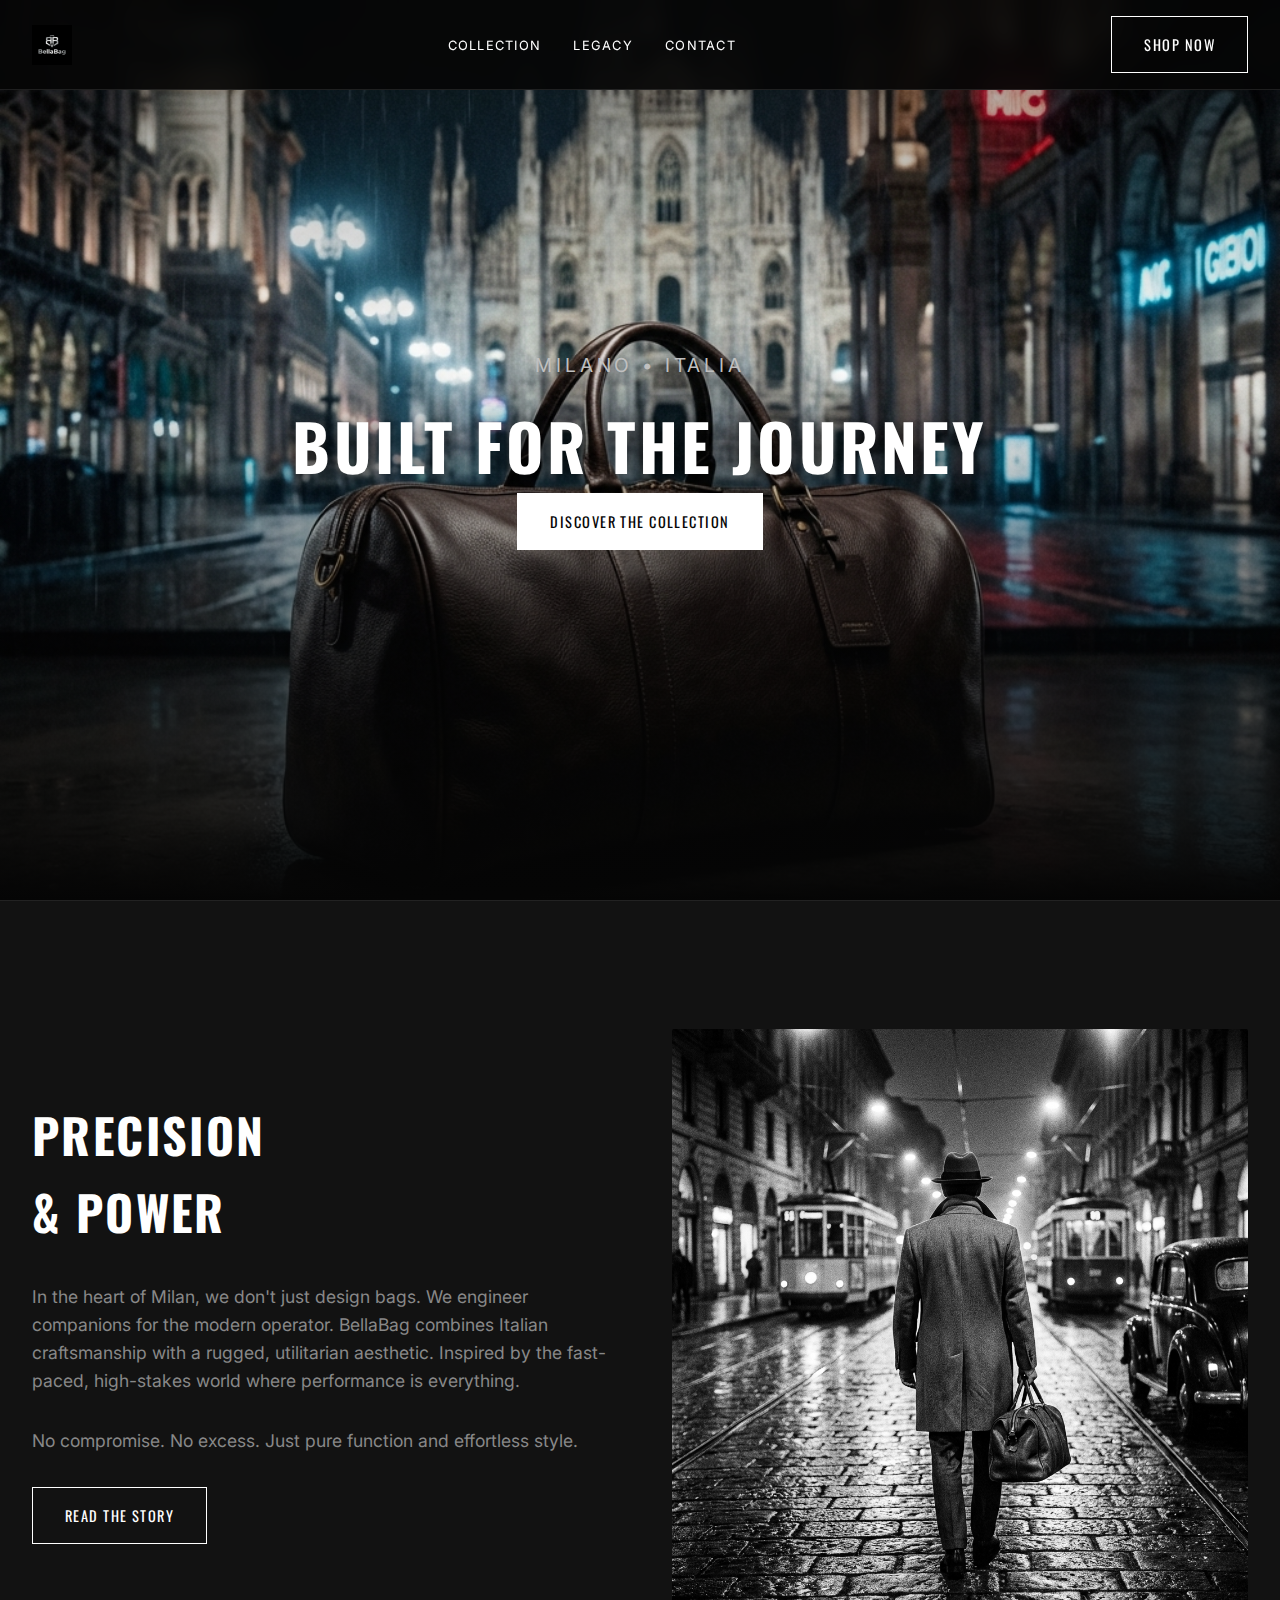
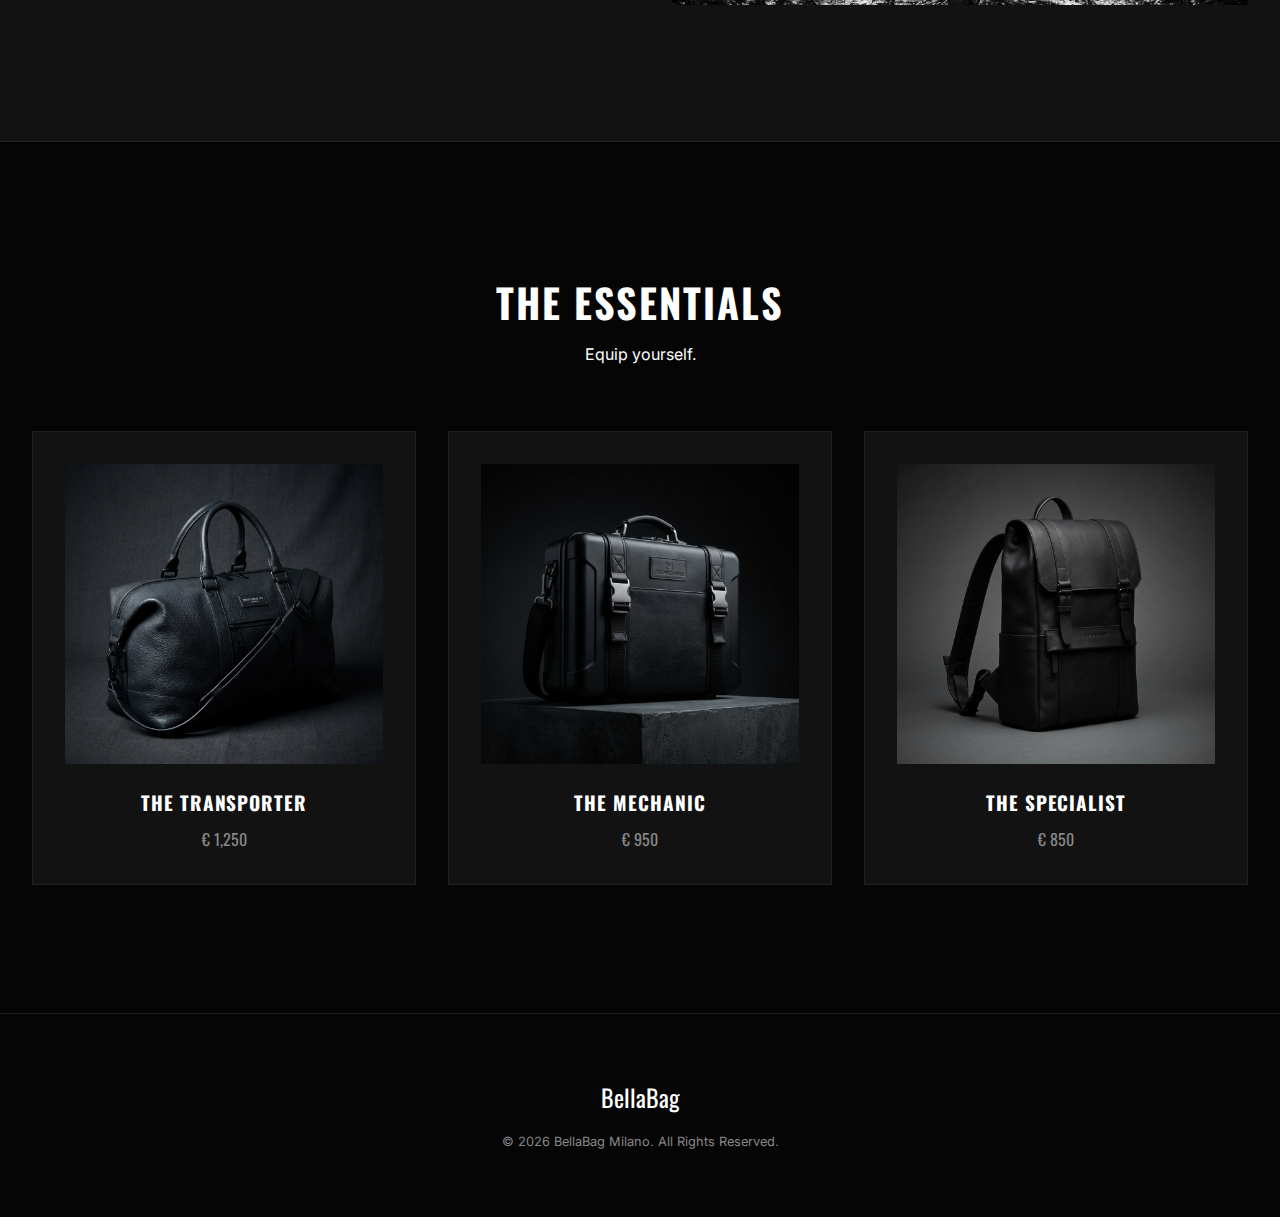
<file: index.html>
<!DOCTYPE html>
<html lang="en">
<head>
    <meta charset="UTF-8">
    <meta name="viewport" content="width=device-width, initial-scale=1.0">
    <title>BellaBag | Milano</title>
    <!-- Google Fonts -->
    <link rel="preconnect" href="https://fonts.googleapis.com">
    <link rel="preconnect" href="https://fonts.gstatic.com" crossorigin>
    <link href="https://fonts.googleapis.com/css2?family=Inter:wght@300;400;600&family=Oswald:wght@500;700&display=swap" rel="stylesheet">
    <link rel="stylesheet" href="style.css">
</head>
<body>

    <!-- Header -->
    <header>
        <div class="container">
            <nav>
                <a href="#" class="logo">
                     <!-- Using the generated logo image relative path once moved, for now linking to absolute or placeholder text if image processing is pending. 
                          I will update this to an image tag after I ensure the image is in the right place. 
                          For now, a text fallback or the assumption that I will move the image in the next step. -->
                     <img src="bellabag_logo_small.png" alt="BellaBag Logo" style="height: 40px;"> 
                </a>
                <ul class="nav-links">
                    <li><a href="#collection">Collection</a></li>
                    <li><a href="#story">Legacy</a></li>
                    <li><a href="#contact">Contact</a></li>
                </ul>
                <a href="#" class="btn">Shop Now</a>
            </nav>
        </div>
    </header>

    <!-- Hero Section -->
    <section class="hero" style="background-image: url('hero_bg.png');">
        <div class="hero-content">
            <p>Milano • Italia</p>
            <h1>Built for the Journey</h1>
            <a href="#collection" class="btn btn-primary">Discover the Collection</a>
        </div>
    </section>

    <!-- Brand Story -->
    <section id="story" class="section-story">
        <div class="container">
            <div class="story-grid">
                <div class="story-content">
                    <h2>Precision <br>& Power</h2>
                    <p>
                        In the heart of Milan, we don't just design bags. We engineer companions for the modern operator. 
                        BellaBag combines Italian craftsmanship with a rugged, utilitarian aesthetic. 
                        Inspired by the fast-paced, high-stakes world where performance is everything.
                    </p>
                    <p>
                        No compromise. No excess. Just pure function and effortless style.
                    </p>
                    <a href="#" class="btn">Read the Story</a>
                </div>
                <div class="story-image">
                    <!-- Placeholder or generated image -->
                    <img src="story_image.png" alt="Man holding bag in Milan" style="width: 100%; border-radius: 2px; filter: grayscale(100%);">
                </div>
            </div>
        </div>
    </section>

    <!-- Product Collection -->
    <section id="collection" class="section-products">
        <div class="container">
            <div class="section-header">
                <h2>The Essentials</h2>
                <p>Equip yourself.</p>
            </div>
            <div class="product-grid">
                <!-- Product 1 -->
                <div class="product-card">
                    <img src="product1.png" alt="The Weekender" class="product-image">
                    <h3 class="product-title">The Transporter</h3>
                    <p class="product-price">€ 1,250</p>
                </div>
                <!-- Product 2 -->
                <div class="product-card">
                    <img src="product2.png" alt="The Briefcase" class="product-image">
                    <h3 class="product-title">The Mechanic</h3>
                    <p class="product-price">€ 950</p>
                </div>
                <!-- Product 3 -->
                <div class="product-card">
                    <img src="product3.png" alt="The Backpack" class="product-image">
                    <h3 class="product-title">The Specialist</h3>
                    <p class="product-price">€ 850</p>
                </div>
            </div>
        </div>
    </section>

    <!-- Footer -->
    <footer>
        <div class="container">
            <div class="footer-logo">BellaBag</div>
            <p class="copyright">© 2026 BellaBag Milano. All Rights Reserved.</p>
        </div>
    </footer>

</body>
</html>
</file>
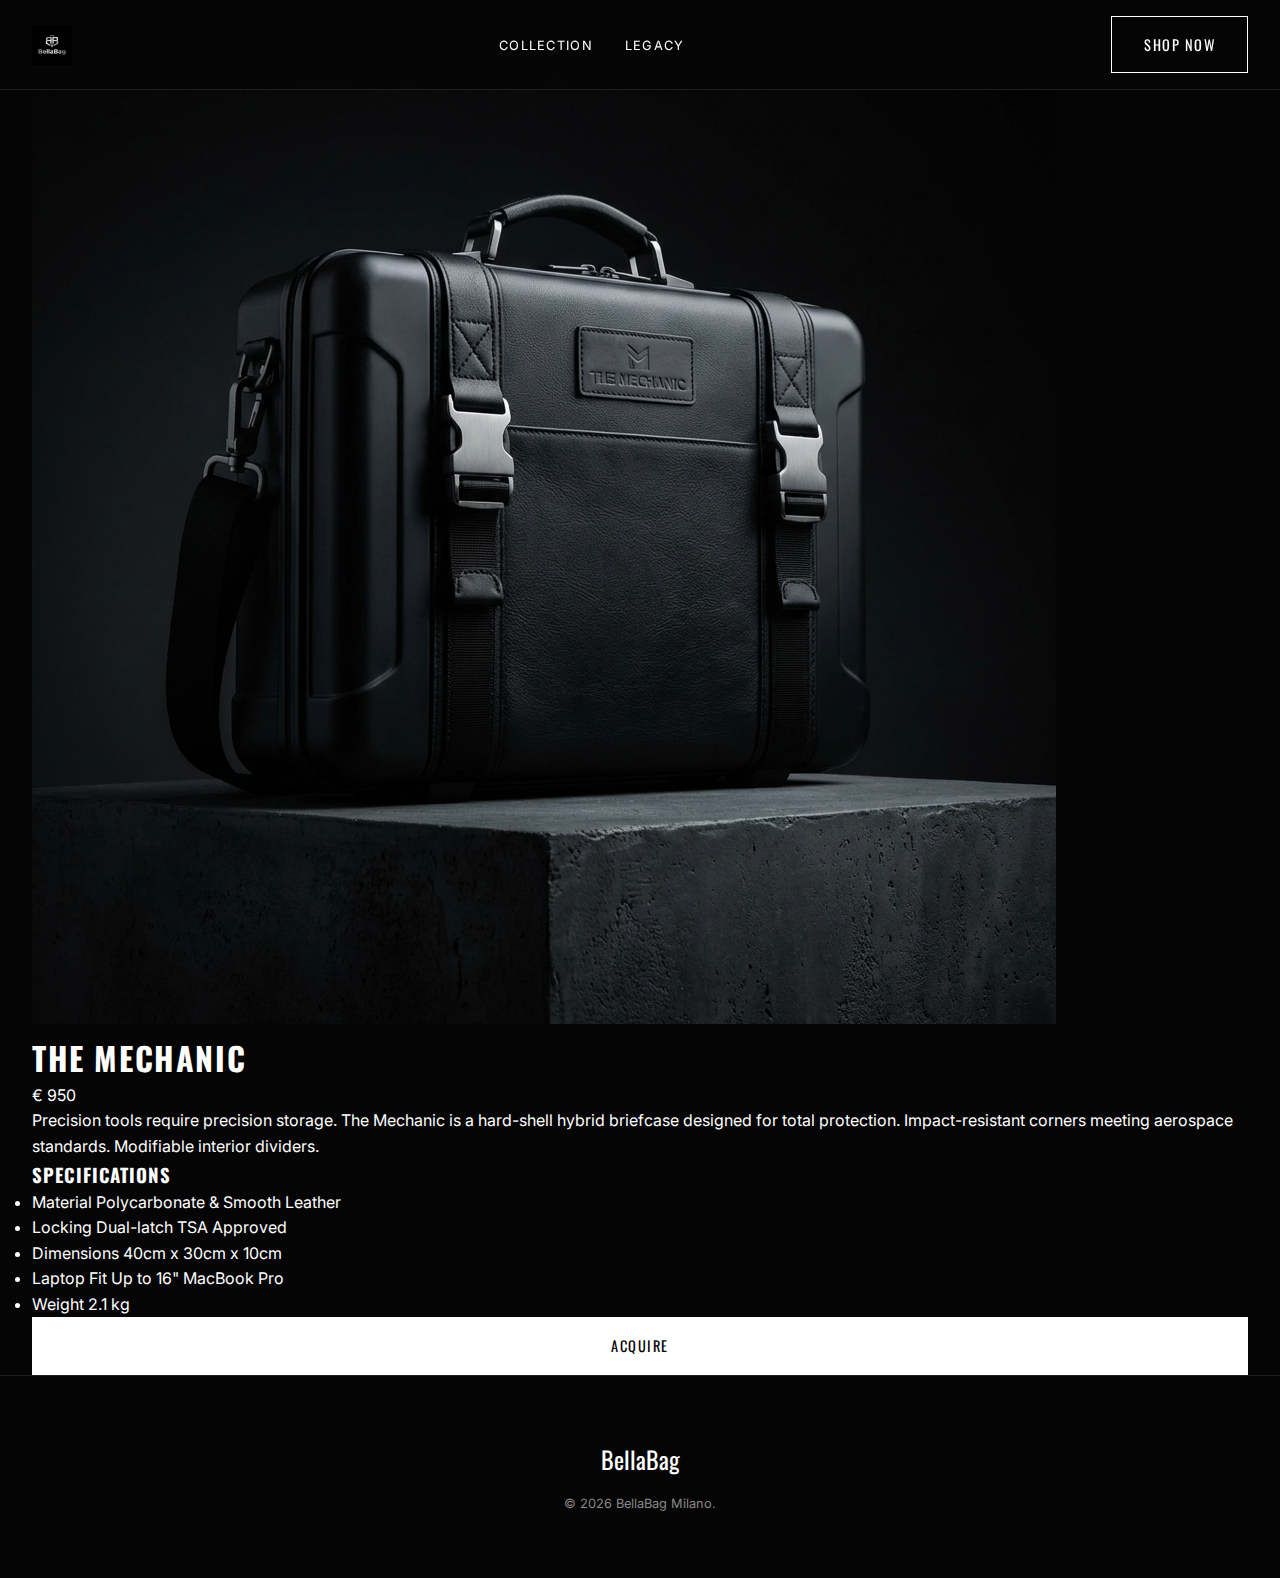
<file: product-mechanic.html>
<!DOCTYPE html>
<html lang="en">

<head>
    <meta charset="UTF-8">
    <meta name="viewport" content="width=device-width, initial-scale=1.0">
    <title>The Mechanic | BellaBag</title>
    <link rel="preconnect" href="https://fonts.googleapis.com">
    <link rel="preconnect" href="https://fonts.gstatic.com" crossorigin>
    <link href="https://fonts.googleapis.com/css2?family=Inter:wght@300;400;600&family=Oswald:wght@500;700&display=swap"
        rel="stylesheet">
    <link rel="stylesheet" href="style.css">
</head>

<body>

    <header>
        <div class="container">
            <nav>
                <a href="index.html" class="logo">
                    <img src="bellabag_logo_small.png" alt="BellaBag Logo">
                </a>
                <ul class="nav-links">
                    <li><a href="index.html#collection">Collection</a></li>
                    <li><a href="story.html">Legacy</a></li>
                </ul>
                <a href="#" class="btn">Shop Now</a>
            </nav>
        </div>
    </header>

    <div class="page-header-spacer"></div>

    <section class="product-detail-section">
        <div class="container">
            <div class="product-detail-grid">
                <div class="detail-image">
                    <img src="product2.png" alt="The Mechanic Briefcase">
                </div>
                <div class="detail-info">
                    <h1>The Mechanic</h1>
                    <span class="detail-price">€ 950</span>
                    <p class="detail-description">
                        Precision tools require precision storage. The Mechanic is a hard-shell hybrid briefcase
                        designed for total protection.
                        Impact-resistant corners meeting aerospace standards. Modifiable interior dividers.
                    </p>

                    <h3 class="specs-title">Specifications</h3>
                    <ul class="specs-list">
                        <li><span class="label">Material</span> <span>Polycarbonate & Smooth Leather</span></li>
                        <li><span class="label">Locking</span> <span>Dual-latch TSA Approved</span></li>
                        <li><span class="label">Dimensions</span> <span>40cm x 30cm x 10cm</span></li>
                        <li><span class="label">Laptop Fit</span> <span>Up to 16" MacBook Pro</span></li>
                        <li><span class="label">Weight</span> <span>2.1 kg</span></li>
                    </ul>

                    <a href="#" class="btn btn-primary" style="width: 100%; text-align: center;">Acquire</a>
                </div>
            </div>
        </div>
    </section>

    <footer>
        <div class="container">
            <div class="footer-logo">BellaBag</div>
            <p class="copyright">© 2026 BellaBag Milano.</p>
        </div>
    </footer>

</body>

</html>
</file>
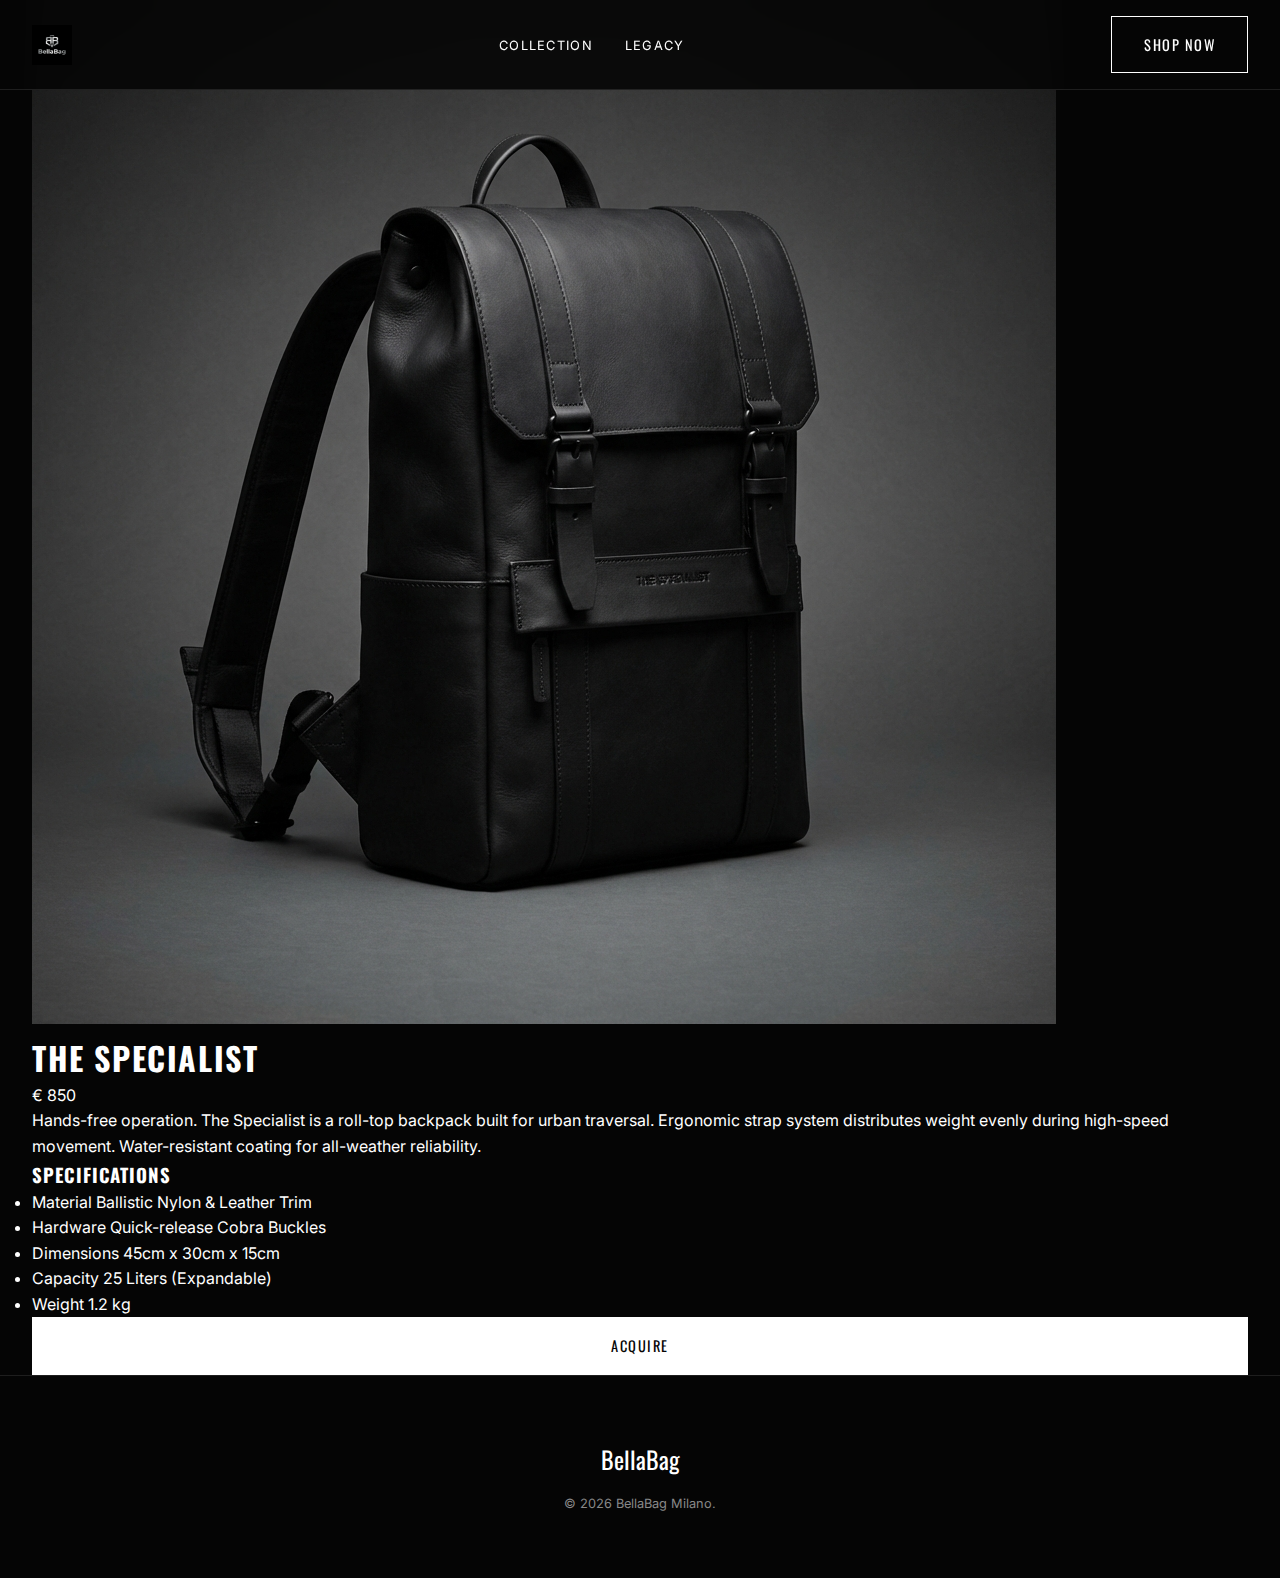
<file: product-specialist.html>
<!DOCTYPE html>
<html lang="en">

<head>
    <meta charset="UTF-8">
    <meta name="viewport" content="width=device-width, initial-scale=1.0">
    <title>The Specialist | BellaBag</title>
    <link rel="preconnect" href="https://fonts.googleapis.com">
    <link rel="preconnect" href="https://fonts.gstatic.com" crossorigin>
    <link href="https://fonts.googleapis.com/css2?family=Inter:wght@300;400;600&family=Oswald:wght@500;700&display=swap"
        rel="stylesheet">
    <link rel="stylesheet" href="style.css">
</head>

<body>

    <header>
        <div class="container">
            <nav>
                <a href="index.html" class="logo">
                    <img src="bellabag_logo_small.png" alt="BellaBag Logo">
                </a>
                <ul class="nav-links">
                    <li><a href="index.html#collection">Collection</a></li>
                    <li><a href="story.html">Legacy</a></li>
                </ul>
                <a href="#" class="btn">Shop Now</a>
            </nav>
        </div>
    </header>

    <div class="page-header-spacer"></div>

    <section class="product-detail-section">
        <div class="container">
            <div class="product-detail-grid">
                <div class="detail-image">
                    <img src="product3.png" alt="The Specialist Backpack">
                </div>
                <div class="detail-info">
                    <h1>The Specialist</h1>
                    <span class="detail-price">€ 850</span>
                    <p class="detail-description">
                        Hands-free operation. The Specialist is a roll-top backpack built for urban traversal.
                        Ergonomic strap system distributes weight evenly during high-speed movement.
                        Water-resistant coating for all-weather reliability.
                    </p>

                    <h3 class="specs-title">Specifications</h3>
                    <ul class="specs-list">
                        <li><span class="label">Material</span> <span>Ballistic Nylon & Leather Trim</span></li>
                        <li><span class="label">Hardware</span> <span>Quick-release Cobra Buckles</span></li>
                        <li><span class="label">Dimensions</span> <span>45cm x 30cm x 15cm</span></li>
                        <li><span class="label">Capacity</span> <span>25 Liters (Expandable)</span></li>
                        <li><span class="label">Weight</span> <span>1.2 kg</span></li>
                    </ul>

                    <a href="#" class="btn btn-primary" style="width: 100%; text-align: center;">Acquire</a>
                </div>
            </div>
        </div>
    </section>

    <footer>
        <div class="container">
            <div class="footer-logo">BellaBag</div>
            <p class="copyright">© 2026 BellaBag Milano.</p>
        </div>
    </footer>

</body>

</html>
</file>
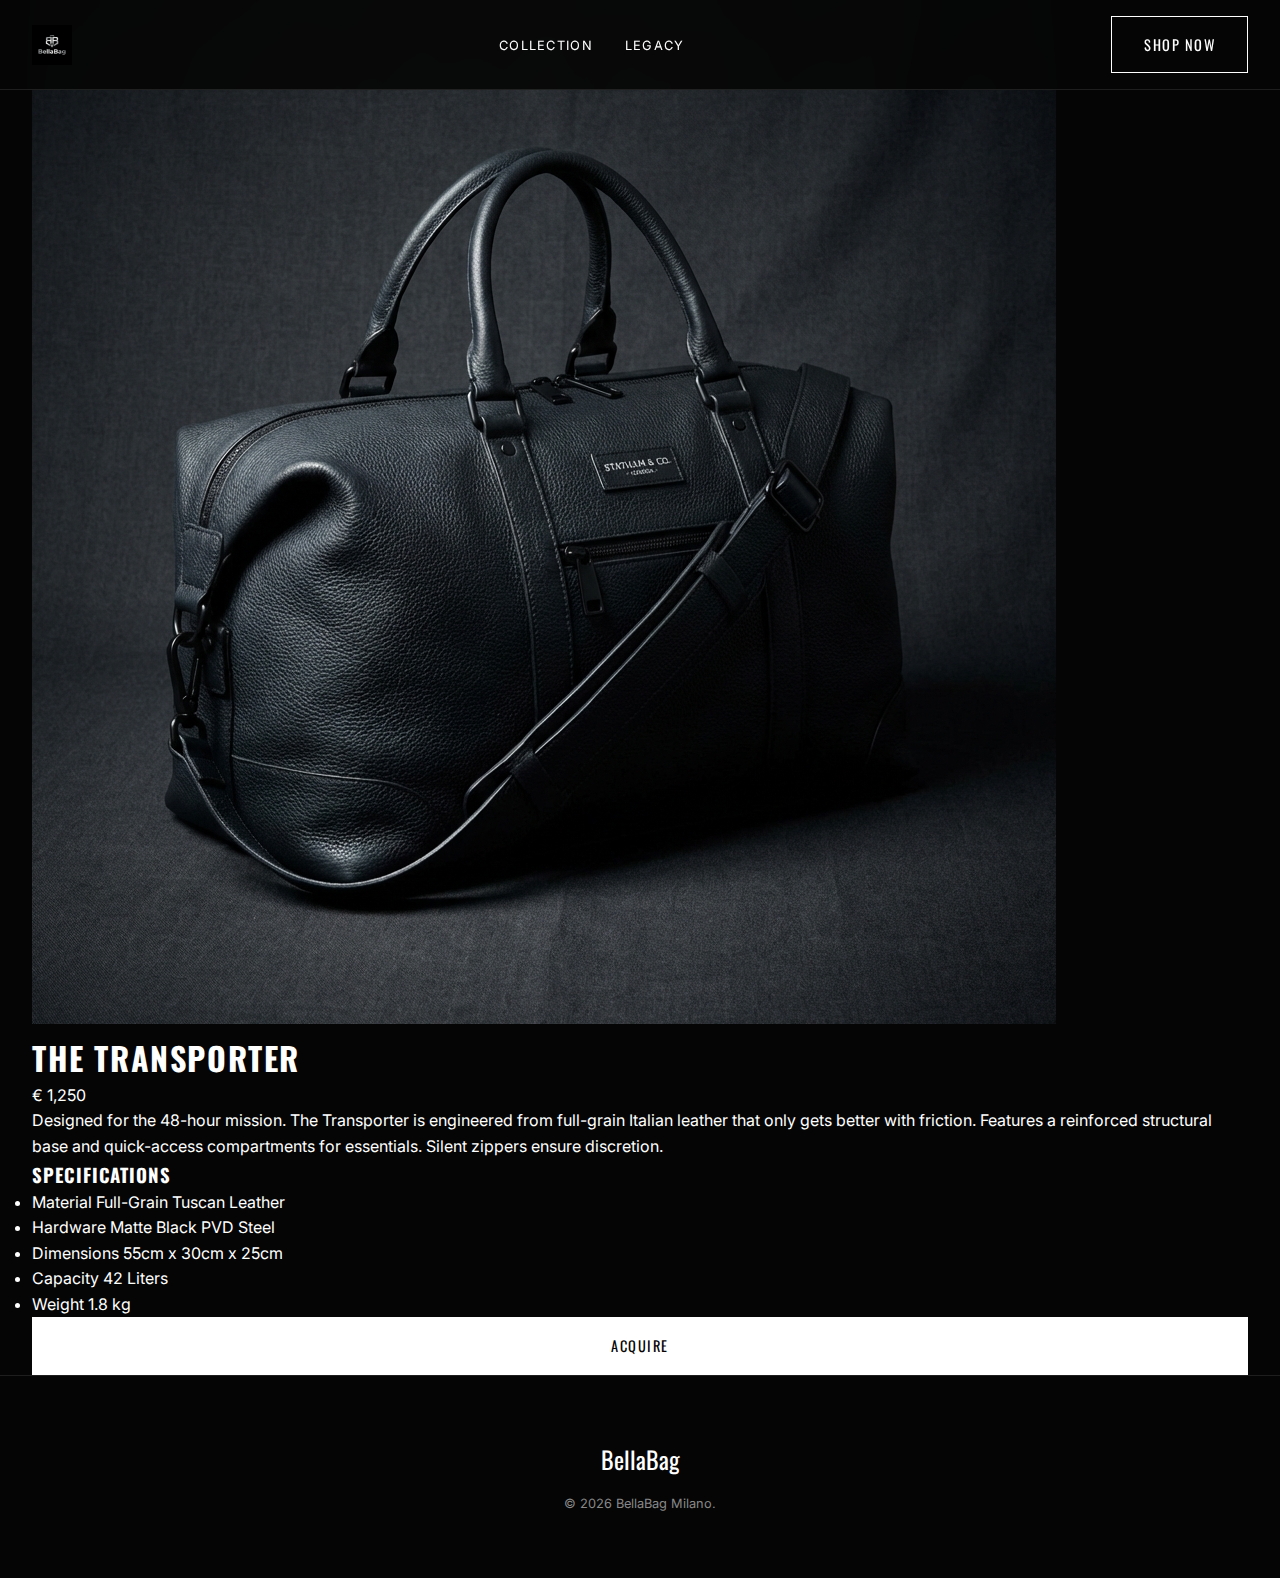
<file: product-transporter.html>
<!DOCTYPE html>
<html lang="en">

<head>
    <meta charset="UTF-8">
    <meta name="viewport" content="width=device-width, initial-scale=1.0">
    <title>The Transporter | BellaBag</title>
    <link rel="preconnect" href="https://fonts.googleapis.com">
    <link rel="preconnect" href="https://fonts.gstatic.com" crossorigin>
    <link href="https://fonts.googleapis.com/css2?family=Inter:wght@300;400;600&family=Oswald:wght@500;700&display=swap"
        rel="stylesheet">
    <link rel="stylesheet" href="style.css">
</head>

<body>

    <header>
        <div class="container">
            <nav>
                <a href="index.html" class="logo">
                    <img src="bellabag_logo_small.png" alt="BellaBag Logo">
                </a>
                <ul class="nav-links">
                    <li><a href="index.html#collection">Collection</a></li>
                    <li><a href="story.html">Legacy</a></li>
                </ul>
                <a href="#" class="btn">Shop Now</a>
            </nav>
        </div>
    </header>

    <div class="page-header-spacer"></div>

    <section class="product-detail-section">
        <div class="container">
            <div class="product-detail-grid">
                <div class="detail-image">
                    <img src="product1.png" alt="The Transporter Weekender Bag">
                </div>
                <div class="detail-info">
                    <h1>The Transporter</h1>
                    <span class="detail-price">€ 1,250</span>
                    <p class="detail-description">
                        Designed for the 48-hour mission. The Transporter is engineered from full-grain Italian leather
                        that only gets better with friction.
                        Features a reinforced structural base and quick-access compartments for essentials.
                        Silent zippers ensure discretion.
                    </p>

                    <h3 class="specs-title">Specifications</h3>
                    <ul class="specs-list">
                        <li><span class="label">Material</span> <span>Full-Grain Tuscan Leather</span></li>
                        <li><span class="label">Hardware</span> <span>Matte Black PVD Steel</span></li>
                        <li><span class="label">Dimensions</span> <span>55cm x 30cm x 25cm</span></li>
                        <li><span class="label">Capacity</span> <span>42 Liters</span></li>
                        <li><span class="label">Weight</span> <span>1.8 kg</span></li>
                    </ul>

                    <a href="#" class="btn btn-primary" style="width: 100%; text-align: center;">Acquire</a>
                </div>
            </div>
        </div>
    </section>

    <footer>
        <div class="container">
            <div class="footer-logo">BellaBag</div>
            <p class="copyright">© 2026 BellaBag Milano.</p>
        </div>
    </footer>

</body>

</html>
</file>
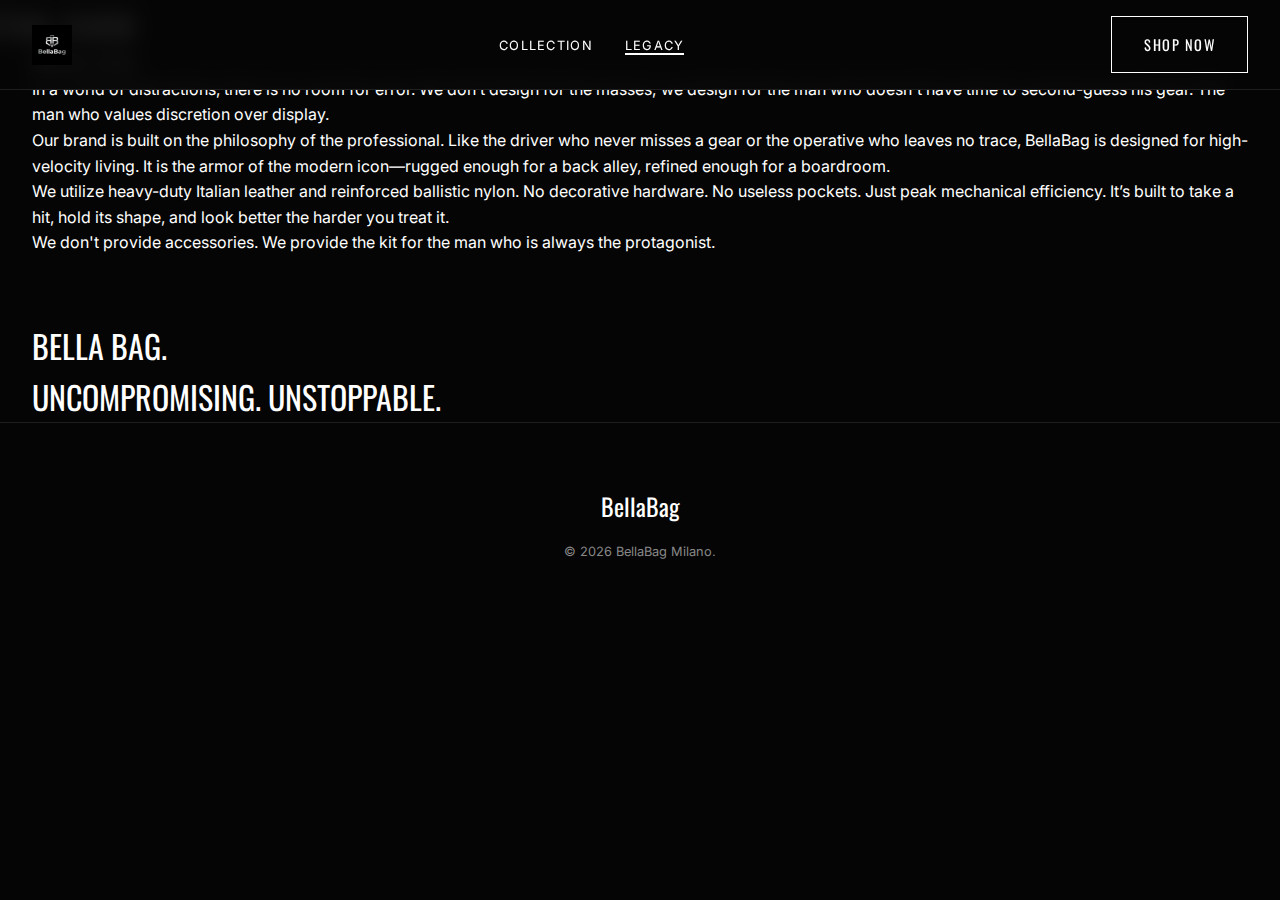
<file: story.html>
<!DOCTYPE html>
<html lang="en">

<head>
    <meta charset="UTF-8">
    <meta name="viewport" content="width=device-width, initial-scale=1.0">
    <title>Legacy | BellaBag</title>
    <link rel="preconnect" href="https://fonts.googleapis.com">
    <link rel="preconnect" href="https://fonts.gstatic.com" crossorigin>
    <link href="https://fonts.googleapis.com/css2?family=Inter:wght@300;400;600&family=Oswald:wght@500;700&display=swap"
        rel="stylesheet">
    <link rel="stylesheet" href="style.css">
</head>

<body>

    <header>
        <div class="container">
            <nav>
                <a href="index.html" class="logo">
                    <img src="bellabag_logo_small.png" alt="BellaBag Logo">
                </a>
                <ul class="nav-links">
                    <li><a href="index.html#collection">Collection</a></li>
                    <li><a href="story.html" style="color:white; border-bottom: 2px solid white;">Legacy</a></li>
                </ul>
                <a href="#" class="btn">Shop Now</a>
            </nav>
        </div>
    </header>

    <section class="story-hero">
        <h1>The Code</h1>
    </section>

    <section class="story-text-section">
        <div class="container">
            <p>
                <strong>MILAN, 2026.</strong>
            </p>
            <p>
                In a world of distractions, there is no room for error. We don’t design for the masses; we design for
                the man who doesn't have time to second-guess his gear. The man who values discretion over display.

            </p>
            <p>
                Our brand is built on the philosophy of the professional. Like the driver who never misses a gear or the
                operative who leaves no trace, BellaBag is designed for high-velocity living. It is the armor of the
                modern icon—rugged enough for a back alley, refined enough for a boardroom.

            </p>
            <p>
                We utilize heavy-duty Italian leather and reinforced ballistic nylon. No decorative hardware. No useless
                pockets. Just peak mechanical efficiency. It’s built to take a hit, hold its shape, and look better the
                harder you treat it.
            </p>
            <p>
                We don't provide accessories. We provide the kit for the man who is always the protagonist.
            </p>
            <p style="margin-top: 4rem; font-family: 'Oswald'; font-size: 2rem; color: white;">
                BELLA BAG. <br> UNCOMPROMISING. UNSTOPPABLE.
            </p>
        </div>
    </section>

    <footer>
        <div class="container">
            <div class="footer-logo">BellaBag</div>
            <p class="copyright">© 2026 BellaBag Milano.</p>
        </div>
    </footer>

</body>

</html>
</file>
<file: style.css>
:root {
  --color-bg: #050505;
  --color-surface: #121212;
  --color-text-main: #ffffff;
  --color-text-muted: #888888;
  --color-accent: #C0C0C0; /* Silver */
  --color-accent-gold: #D4AF37; /* Subtle luxe gold */

  --font-main: 'Inter', sans-serif;
  --font-display: 'Oswald', sans-serif; /* More rugged/industrial */
  
  --spacing-xs: 0.5rem;
  --spacing-sm: 1rem;
  --spacing-md: 2rem;
  --spacing-lg: 4rem;
  --spacing-xl: 8rem;

  --border-radius: 2px; /* Sharp corners for masculine feel */
}

* {
  box-sizing: border-box;
  margin: 0;
  padding: 0;
}

body {
  background-color: var(--color-bg);
  color: var(--color-text-main);
  font-family: var(--font-main);
  line-height: 1.6;
  overflow-x: hidden;
}

h1, h2, h3, h4, h5, h6 {
  font-family: var(--font-display);
  text-transform: uppercase;
  letter-spacing: 0.05em;
  font-weight: 700;
}

a {
  text-decoration: none;
  color: inherit;
  transition: opacity 0.3s ease;
}

a:hover {
  opacity: 0.7;
}

/* Utilities */
.container {
  max-width: 1400px;
  margin: 0 auto;
  padding: 0 var(--spacing-md);
}

.btn {
  display: inline-block;
  padding: var(--spacing-sm) var(--spacing-md);
  border: 1px solid var(--color-text-main);
  background: transparent;
  color: var(--color-text-main);
  font-family: var(--font-display);
  text-transform: uppercase;
  letter-spacing: 0.1em;
  font-size: 0.9rem;
  cursor: pointer;
  transition: all 0.3s ease;
}

.btn:hover {
  background: var(--color-text-main);
  color: var(--color-bg);
}

.btn-primary {
  background: var(--color-text-main);
  color: var(--color-bg);
  border-color: var(--color-text-main);
}

.btn-primary:hover {
  background: transparent;
  color: var(--color-text-main);
}

/* Header */
header {
  position: fixed;
  top: 0;
  left: 0;
  width: 100%;
  padding: var(--spacing-sm) 0;
  z-index: 1000;
  background: rgba(5, 5, 5, 0.9);
  backdrop-filter: blur(10px);
  border-bottom: 1px solid rgba(255, 255, 255, 0.1);
}

nav {
  display: flex;
  justify-content: space-between;
  align-items: center;
}

.logo img {
  height: 40px;
  display: block;
}

.nav-links {
  display: flex;
  gap: var(--spacing-md);
  list-style: none;
}

.nav-links a {
  font-size: 0.8rem;
  letter-spacing: 0.1em;
  text-transform: uppercase;
}

/* Hero Section */
.hero {
  height: 100vh;
  display: flex;
  align-items: center;
  justify-content: center;
  position: relative;
  background-size: cover;
  background-position: center;
  background-repeat: no-repeat;
}

.hero::after {
  content: '';
  position: absolute;
  top: 0;
  left: 0;
  width: 100%;
  height: 100%;
  background: linear-gradient(to top, var(--color-bg) 0%, transparent 60%, rgba(0,0,0,0.4) 100%);
}

.hero-content {
  position: relative;
  z-index: 2;
  text-align: center;
  max-width: 800px;
}

.hero h1 {
  font-size: 4rem;
  line-height: 1;
  margin-bottom: var(--spacing-sm);
  text-shadow: 0 4px 20px rgba(0,0,0,0.8);
}

.hero p {
  font-size: 1.2rem;
  color: var(--color-accent);
  margin-bottom: var(--spacing-md);
  text-transform: uppercase;
  letter-spacing: 0.2em;
}

/* Products Preview */
.section-products {
  padding: var(--spacing-xl) 0;
}

.section-header {
  margin-bottom: var(--spacing-lg);
  text-align: center;
}

.section-header h2 {
  font-size: 2.5rem;
  margin-bottom: var(--spacing-xs);
}

.product-grid {
  display: grid;
  grid-template-columns: repeat(auto-fit, minmax(300px, 1fr));
  gap: var(--spacing-md);
}

.product-card {
  background: var(--color-surface);
  padding: var(--spacing-md);
  text-align: center;
  transition: transform 0.3s ease;
  border: 1px solid rgba(255,255,255,0.05);
}

.product-card:hover {
  transform: translateY(-5px);
  border-color: rgba(255,255,255,0.2);
}

.product-image {
  width: 100%;
  height: 300px;
  background: #1a1a1a;
  margin-bottom: var(--spacing-sm);
  object-fit: cover;
}

.product-title {
  font-size: 1.2rem;
  margin-bottom: var(--spacing-xs);
}

.product-price {
  color: var(--color-text-muted);
  font-family: var(--font-display);
}

/* Brand Story */
.section-story {
  padding: var(--spacing-xl) 0;
  background: var(--color-surface);
  border-top: 1px solid #222;
  border-bottom: 1px solid #222;
}

.story-grid {
  display: grid;
  grid-template-columns: 1fr 1fr;
  gap: var(--spacing-lg);
  align-items: center;
}

.story-content h2 {
  font-size: 3rem;
  margin-bottom: var(--spacing-md);
  color: var(--color-text-main);
}

.story-content p {
  color: var(--color-text-muted);
  margin-bottom: var(--spacing-md);
  font-size: 1.1rem;
}

/* Footer */
footer {
  padding: var(--spacing-lg) 0;
  border-top: 1px solid rgba(255,255,255,0.1);
  text-align: center;
}

.footer-logo {
  font-family: var(--font-display);
  font-size: 1.5rem;
  margin-bottom: var(--spacing-sm);
  display: inline-block;
}

.copyright {
  color: var(--color-text-muted);
  font-size: 0.8rem;
}

@media (max-width: 768px) {
  .hero h1 {
    font-size: 2.5rem;
  }
  
  .story-grid {
    grid-template-columns: 1fr;
  }
  
  .nav-links {
    display: none; /* Mobile menu todo */
  }
}
</file>
